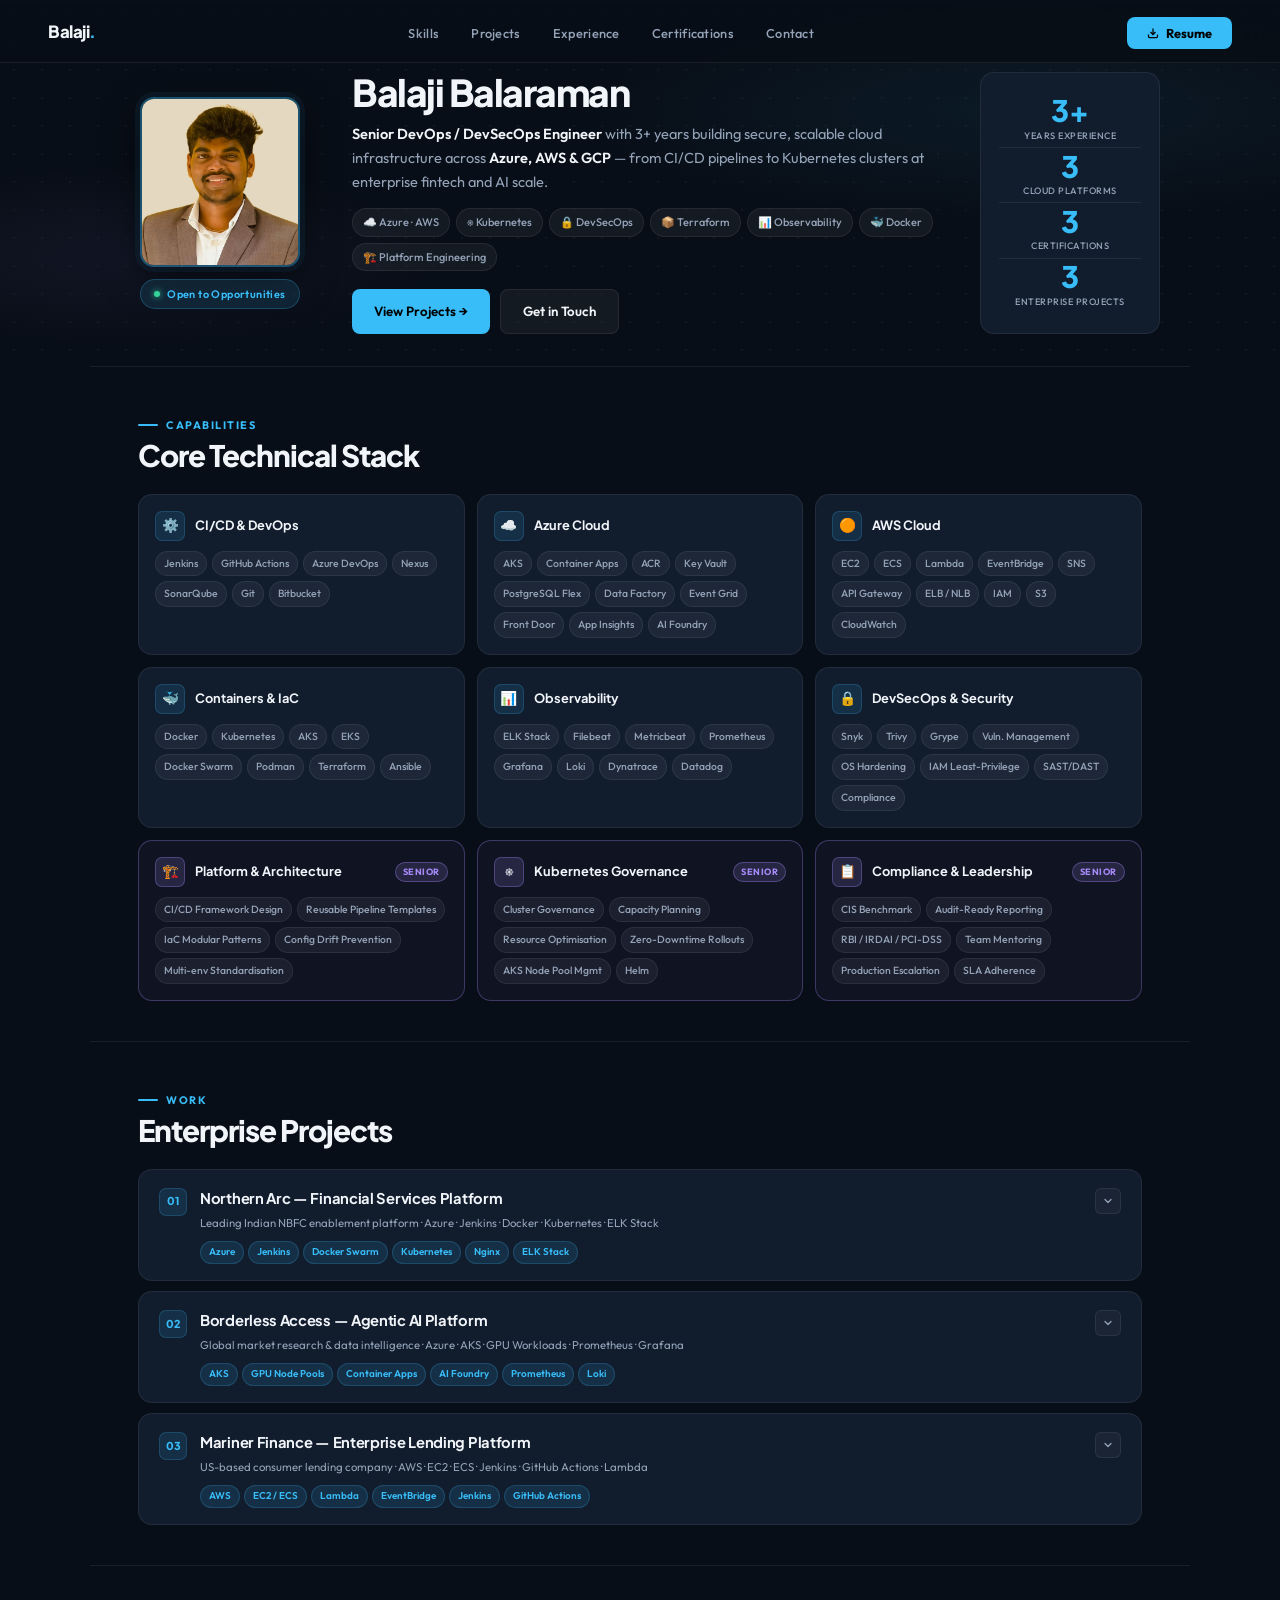
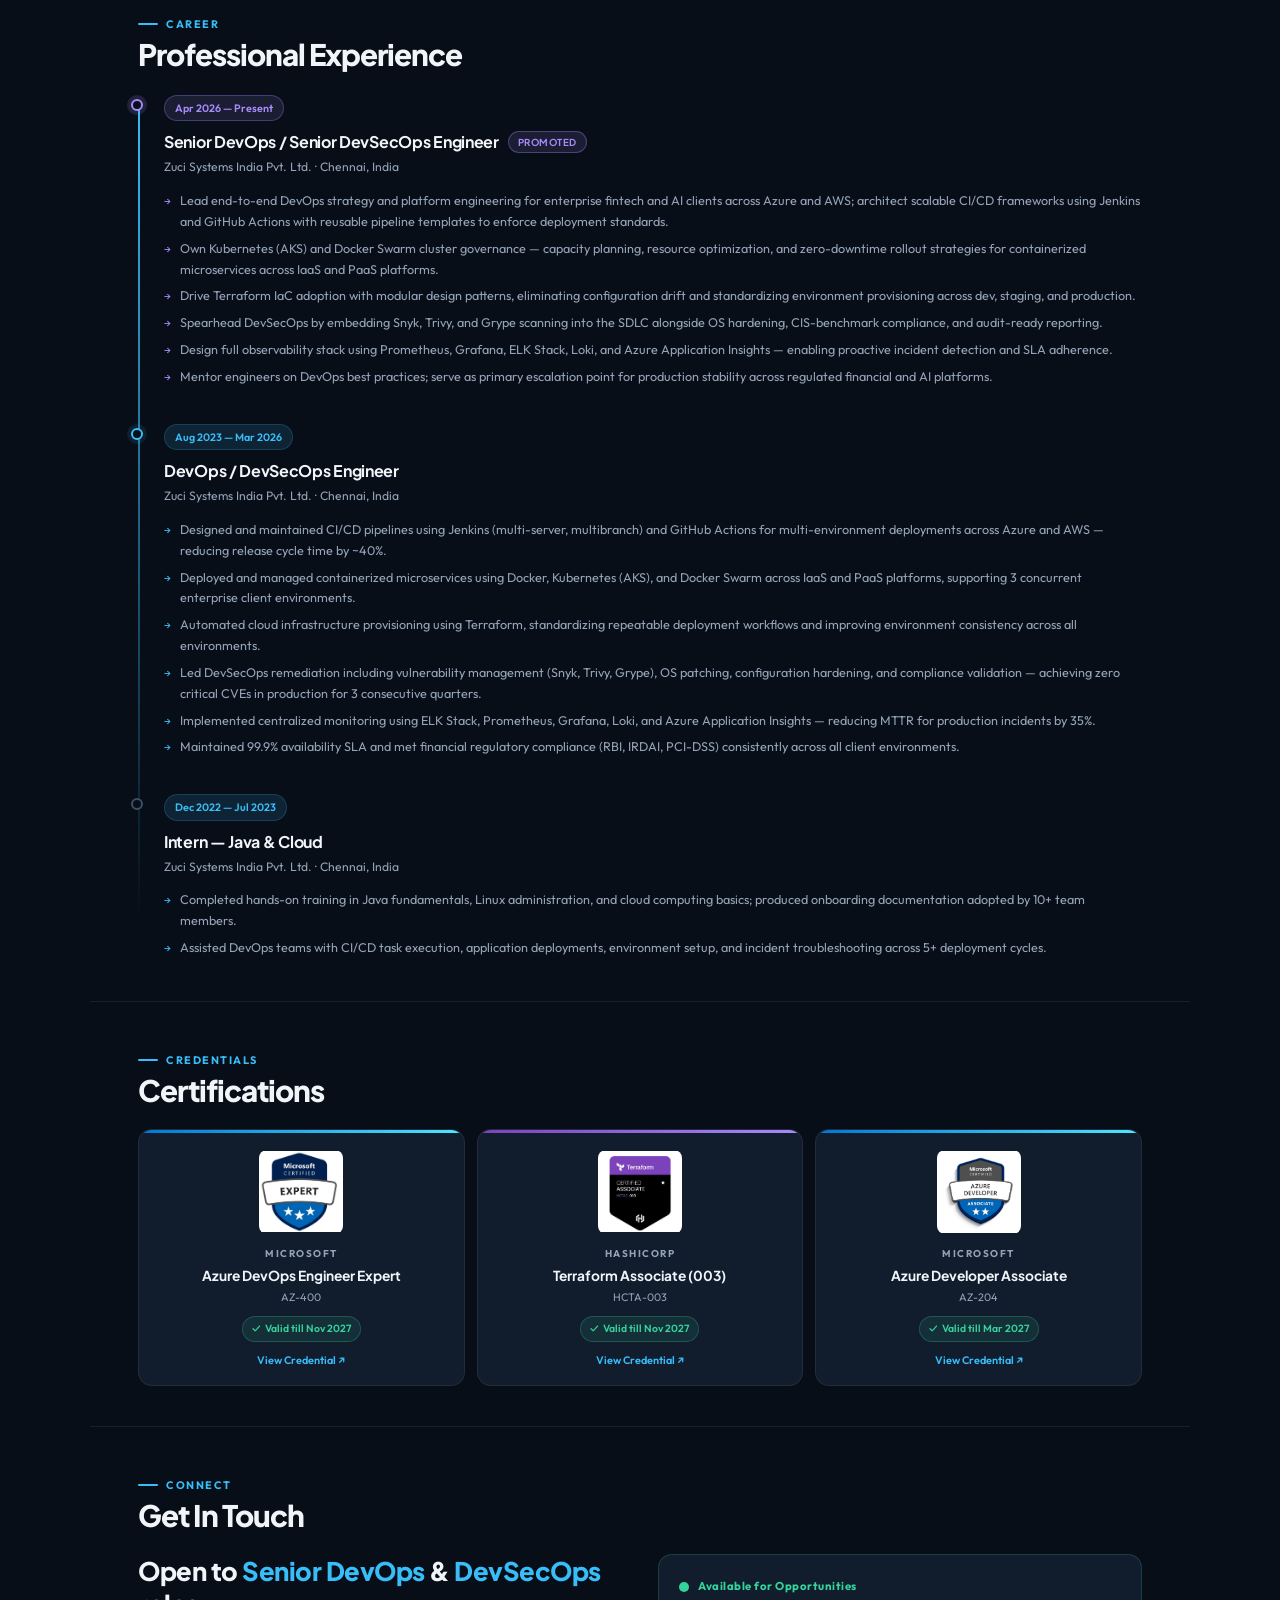
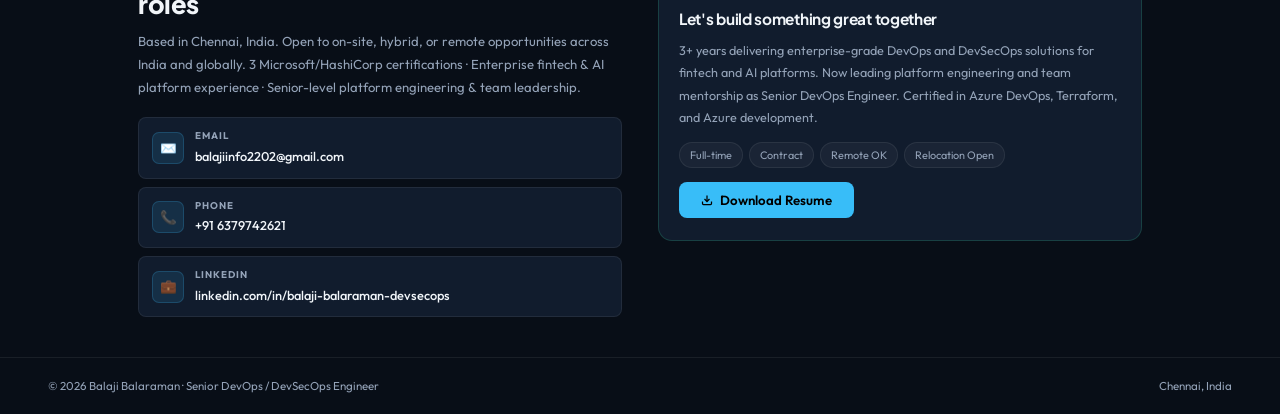
<file: index.html>
<!DOCTYPE html>
<html lang="en">
<head>
  <meta charset="UTF-8"/>
  <meta name="viewport" content="width=device-width, initial-scale=1.0"/>
  <title>Balaji Balaraman | Senior DevOps / DevSecOps Engineer</title>
  <meta name="description" content="Balaji Balaraman – Senior DevOps / DevSecOps Engineer with 3+ years in Azure, AWS, Kubernetes, Terraform, Cloud Security."/>
  <link rel="preconnect" href="https://fonts.googleapis.com">
  <link href="https://fonts.googleapis.com/css2?family=Plus+Jakarta+Sans:wght@300;400;500;600;700;800&family=Outfit:wght@300;400;500;600;700&display=swap" rel="stylesheet">
<style>
:root{
  --bg:#080E17;--card:#111C2D;--card-hover:#152234;
  --border:rgba(255,255,255,0.07);--border-hi:rgba(56,189,248,0.35);
  --blue:#38BDF8;--blue-dim:rgba(56,189,248,0.12);
  --green:#34D399;--green-dim:rgba(52,211,153,0.1);
  --text:#F1F5F9;--muted:#94A3B8;--faint:#3B4F66;
  --font-h:'Plus Jakarta Sans',sans-serif;
  --font-b:'Outfit',sans-serif;
  --r:14px;--rs:8px;
}
*,*::before,*::after{box-sizing:border-box;margin:0;padding:0}
html{scroll-behavior:smooth}
body{font-family:var(--font-b);background:var(--bg);color:var(--text);line-height:1.7;overflow-x:hidden}
a{text-decoration:none;color:inherit}
ul{list-style:none}
img{display:block;max-width:100%}
button{cursor:pointer;font-family:inherit}
::-webkit-scrollbar{width:4px}
::-webkit-scrollbar-track{background:var(--bg)}
::-webkit-scrollbar-thumb{background:var(--faint);border-radius:4px}

#bar{position:fixed;top:0;left:0;z-index:9999;height:3px;width:0%;background:linear-gradient(90deg,var(--blue),var(--green));transition:width .1s}

/* ── NAV ── */
.nav{position:fixed;top:3px;left:0;right:0;z-index:100;display:flex;align-items:center;justify-content:space-between;padding:0 48px;height:60px;background:rgba(8,14,23,.94);backdrop-filter:blur(20px);border-bottom:1px solid var(--border)}
.nav-logo{font-family:var(--font-h);font-weight:800;font-size:1.05rem;letter-spacing:-.5px}
.nav-logo span{color:var(--blue)}
.nav-links{display:flex;gap:32px}
.nav-links a{font-size:.8rem;font-weight:500;color:var(--muted);letter-spacing:.3px;transition:color .2s}
.nav-links a:hover{color:var(--text)}
.nav-cta{display:flex;align-items:center;gap:7px;padding:8px 20px;background:var(--blue);color:#000;font-weight:700;font-size:.8rem;border:none;border-radius:var(--rs);transition:opacity .2s}
.nav-cta:hover{opacity:.85}

/* ── HERO ── */
.hero{position:relative;overflow:hidden}
.hero::before{
  content:'';position:absolute;inset:0;
  background:
    radial-gradient(ellipse 65% 55% at 80% 30%,rgba(56,189,248,.07) 0%,transparent 55%),
    radial-gradient(ellipse 45% 45% at 10% 70%,rgba(167,139,250,.06) 0%,transparent 55%);
  pointer-events:none
}
.hero::after{
  content:'';position:absolute;inset:0;
  background-image:radial-gradient(circle,rgba(255,255,255,.035) 1px,transparent 1px);
  background-size:28px 28px;pointer-events:none
}

.hero-inner{
  position:relative;z-index:1;
  max-width:1160px;margin:0 auto;
  padding:72px 60px 32px;
  display:grid;
  grid-template-columns:200px 1fr 180px;
  gap:32px;
  align-items:center;
}

/* photo col */
.hero-photo-col{display:flex;flex-direction:column;align-items:center;gap:12px}
.hero-avatar-box{
  width:160px;height:170px;border-radius:14px;overflow:hidden;
  border:2px solid rgba(56,189,248,.38);
  box-shadow:0 0 0 5px rgba(56,189,248,.06),0 12px 36px rgba(0,0,0,.55);
}
.hero-avatar-box img{width:100%;height:100%;object-fit:cover;object-position:top center}
.hero-badge{
  display:inline-flex;align-items:center;gap:7px;padding:5px 13px;
  background:var(--blue-dim);border:1px solid rgba(56,189,248,.25);
  border-radius:100px;font-size:.68rem;font-weight:600;color:var(--blue);
  letter-spacing:.4px;white-space:nowrap;
}
.hero-badge::before{
  content:'';width:6px;height:6px;border-radius:50%;
  background:var(--green);box-shadow:0 0 6px var(--green);
  animation:blink 2s infinite;flex-shrink:0;
}
@keyframes blink{0%,100%{opacity:1}50%{opacity:.3}}

/* summary col */
.hero-mid{display:flex;flex-direction:column;justify-content:center}
.hero-name{font-family:var(--font-h);font-size:clamp(1.8rem,2.9vw,2.55rem);font-weight:800;line-height:1.07;letter-spacing:-1.5px;margin-bottom:10px}
.hero-role{font-size:.91rem;color:var(--muted);margin-bottom:14px;line-height:1.65}
.hero-role strong{color:var(--text);font-weight:600}
.hero-chips{display:flex;flex-wrap:wrap;gap:6px;margin-bottom:18px}
.chip{padding:4px 10px;background:rgba(255,255,255,.05);border:1px solid var(--border);border-radius:100px;font-size:.69rem;font-weight:500;color:var(--muted)}
.hero-actions{display:flex;gap:10px;flex-wrap:wrap}

/* stats card */
.hero-card{
  align-self:stretch;
  background:var(--card);border:1px solid var(--border);border-radius:var(--r);
  padding:20px 18px;
  display:flex;flex-direction:column;justify-content:space-evenly;
}
.stat-row{text-align:center}
.stat-num{font-family:var(--font-h);font-size:1.85rem;font-weight:800;color:var(--blue);line-height:1}
.stat-label{font-size:.58rem;color:var(--muted);font-weight:500;letter-spacing:.5px;margin-top:2px;text-transform:uppercase}
.stat-div{height:1px;background:var(--border)}

/* BUTTONS */
.btn{display:inline-flex;align-items:center;gap:7px;padding:10px 22px;border-radius:var(--rs);font-weight:600;font-size:.83rem;transition:all .2s;border:none}
.btn-solid{background:var(--blue);color:#000}
.btn-solid:hover{background:#7DD3FC}
.btn-ghost{background:rgba(255,255,255,.05);color:var(--text);border:1px solid var(--border)}
.btn-ghost:hover{background:rgba(255,255,255,.09);border-color:rgba(255,255,255,.15)}

/* ── SECTIONS ── */
.section{max-width:1100px;margin:0 auto;padding:40px 48px}
.hero+.section{border-top:1px solid var(--border)}

.sec-tag{display:inline-flex;align-items:center;gap:8px;font-size:.68rem;font-weight:700;letter-spacing:1.5px;text-transform:uppercase;color:var(--blue);margin-bottom:5px}
.sec-tag::before{content:'';display:block;width:20px;height:2px;background:var(--blue);border-radius:2px}
.sec-title{font-family:var(--font-h);font-size:clamp(1.3rem,2.4vw,1.85rem);font-weight:800;letter-spacing:-1px;margin-bottom:22px;line-height:1.1}
.section+.section{border-top:1px solid var(--border)}

/* SCROLL REVEAL */
.rv{opacity:0;transform:translateY(16px);transition:opacity .46s ease,transform .46s ease}
.rv.show{opacity:1;transform:none}

/* ── SKILLS ── */
.skills-grid{display:grid;grid-template-columns:repeat(3,1fr);gap:12px}
.sk-card{background:var(--card);border:1px solid var(--border);border-radius:var(--r);padding:16px;transition:border-color .25s,background .25s}
.sk-card:hover{border-color:var(--border-hi);background:var(--card-hover)}
.sk-card.senior{border-color:rgba(167,139,250,0.3);background:rgba(167,139,250,0.05)}
.sk-card.senior:hover{border-color:rgba(167,139,250,0.6);background:rgba(167,139,250,0.1)}
.sk-head{display:flex;align-items:center;gap:10px;margin-bottom:10px}
.sk-icon{width:30px;height:30px;border-radius:7px;background:var(--blue-dim);border:1px solid rgba(56,189,248,.2);display:flex;align-items:center;justify-content:center;font-size:.86rem;flex-shrink:0}
.sk-icon.purple{background:rgba(167,139,250,0.15);border-color:rgba(167,139,250,0.3)}
.sk-head h4{font-family:var(--font-h);font-size:.8rem;font-weight:700;color:var(--text)}
.sk-senior-badge{display:inline-flex;align-items:center;padding:1px 7px;background:rgba(167,139,250,0.15);border:1px solid rgba(167,139,250,0.35);border-radius:100px;font-size:.57rem;font-weight:700;color:#A78BFA;letter-spacing:.5px;margin-left:auto;white-space:nowrap}
.tags{display:flex;flex-wrap:wrap;gap:5px}
.tag{padding:3px 8px;background:rgba(255,255,255,.05);border:1px solid var(--border);border-radius:100px;font-size:.65rem;color:var(--muted);font-weight:500;transition:all .2s}
.sk-card:hover .tag{border-color:rgba(56,189,248,.2);color:#CBD5E1}
.sk-card.senior:hover .tag{border-color:rgba(167,139,250,.3);color:#CBD5E1}

/* ── PROJECTS ── */
.proj-list{display:flex;flex-direction:column;gap:10px}
.proj-card{background:var(--card);border:1px solid var(--border);border-radius:var(--r);overflow:hidden;transition:border-color .25s}
.proj-card:hover{border-color:var(--border-hi)}
.proj-top{padding:16px 20px;cursor:pointer;display:grid;grid-template-columns:auto 1fr auto;gap:13px;align-items:start;user-select:none}
.proj-num{display:flex;align-items:center;justify-content:center;width:28px;height:28px;border-radius:7px;background:var(--blue-dim);border:1px solid rgba(56,189,248,.2);font-family:var(--font-h);font-size:.68rem;font-weight:800;color:var(--blue);flex-shrink:0;margin-top:2px}
.proj-meta h3{font-family:var(--font-h);font-size:.92rem;font-weight:700;letter-spacing:-.3px;margin-bottom:3px}
.proj-sub{font-size:.71rem;color:var(--muted);margin-bottom:8px}
.proj-tags{display:flex;flex-wrap:wrap;gap:4px}
.ptag{padding:2px 8px;background:var(--blue-dim);border:1px solid rgba(56,189,248,.2);border-radius:100px;font-size:.62rem;font-weight:600;color:var(--blue)}
.chevron{display:flex;align-items:center;justify-content:center;width:26px;height:26px;border:1px solid var(--border);border-radius:6px;background:rgba(255,255,255,.04);color:var(--muted);flex-shrink:0;transition:all .25s;margin-top:2px}
.chevron svg{width:12px;height:12px;stroke:currentColor;fill:none;stroke-width:2.5;stroke-linecap:round;stroke-linejoin:round;transition:transform .3s cubic-bezier(.4,0,.2,1)}
.proj-card.open .chevron{background:var(--blue-dim);border-color:rgba(56,189,248,.3);color:var(--blue)}
.proj-card.open .chevron svg{transform:rotate(180deg)}
.proj-body{max-height:0;overflow:hidden;transition:max-height .4s cubic-bezier(.4,0,.2,1)}
.proj-body.open{max-height:900px}
.proj-inner{padding:13px 20px 17px;border-top:1px solid var(--border)}
.proj-desc{font-size:.81rem;color:var(--muted);line-height:1.78;margin-bottom:12px}
.proj-pts{display:flex;flex-direction:column;margin-bottom:12px}
.proj-pts li{display:flex;gap:10px;font-size:.79rem;color:var(--text);padding:5px 0;border-bottom:1px solid var(--border);line-height:1.6}
.proj-pts li:last-child{border-bottom:none}
.proj-pts li::before{content:'→';color:var(--blue);flex-shrink:0;font-size:.73rem;margin-top:2px}
.impact{display:flex;gap:10px;padding:9px 13px;background:var(--green-dim);border:1px solid rgba(52,211,153,.2);border-left:3px solid var(--green);border-radius:var(--rs);align-items:flex-start}
.impact-lbl{font-size:.62rem;font-weight:700;letter-spacing:1px;text-transform:uppercase;color:var(--green);white-space:nowrap;margin-top:2px;flex-shrink:0}
.impact-txt{font-size:.78rem;color:var(--text);line-height:1.6}

/* ── TIMELINE ── */
.tl{position:relative;padding-left:26px}
.tl::before{content:'';position:absolute;left:0;top:8px;bottom:40px;width:2px;background:linear-gradient(180deg,var(--blue) 0%,transparent 100%);border-radius:2px}
.tl-item{position:relative;padding-bottom:32px}
.tl-item:last-child{padding-bottom:0}
.tl-dot{position:absolute;left:-33px;top:6px;width:12px;height:12px;border-radius:50%;background:var(--bg);border:2px solid var(--blue);box-shadow:0 0 0 4px rgba(56,189,248,.1)}
.tl-dot.dim{border-color:var(--faint);box-shadow:none}
.tl-dot.senior{border-color:#A78BFA;box-shadow:0 0 0 4px rgba(167,139,250,.15)}
.tl-date{display:inline-flex;padding:3px 10px;background:var(--blue-dim);border:1px solid rgba(56,189,248,.2);border-radius:100px;font-size:.67rem;font-weight:600;color:var(--blue);margin-bottom:7px}
.tl-date.senior{background:rgba(167,139,250,0.12);border-color:rgba(167,139,250,0.3);color:#A78BFA}
.tl-role{font-family:var(--font-h);font-size:1rem;font-weight:700;letter-spacing:-.3px;margin-bottom:2px;display:flex;align-items:center;gap:9px}
.tl-role-badge{display:inline-flex;padding:2px 9px;background:rgba(167,139,250,0.12);border:1px solid rgba(167,139,250,0.35);border-radius:100px;font-size:.6rem;font-weight:700;color:#A78BFA;letter-spacing:.5px}
.tl-co{font-size:.76rem;color:var(--muted);margin-bottom:9px}
.tl-pts li{display:flex;gap:9px;font-size:.79rem;color:var(--muted);padding:3px 0;line-height:1.65}
.tl-pts li::before{content:'→';font-size:.65rem;color:var(--blue);flex-shrink:0;margin-top:3px}
.tl-pts.senior li::before{color:#A78BFA}

/* ── CERTS ── */
.cert-grid{display:grid;grid-template-columns:repeat(3,1fr);gap:12px}
.cert-card{
  display:flex;flex-direction:column;align-items:center;text-align:center;
  background:var(--card);border:1px solid var(--border);border-radius:var(--r);
  padding:20px 14px 16px;
  transition:border-color .25s,transform .25s;
  position:relative;overflow:hidden;color:var(--text);
}
.cert-card::before{content:'';position:absolute;top:0;left:0;right:0;height:3px}
.cert-card.ms::before{background:linear-gradient(90deg,#0078D4,#50E6FF)}
.cert-card.hc::before{background:linear-gradient(90deg,#7B42BC,#A78BFA)}
.cert-card:hover{border-color:var(--border-hi);transform:translateY(-3px)}
.cert-badge-img{width:84px;height:84px;object-fit:contain;margin-bottom:12px;border-radius:8px}
.cert-issuer{font-size:.62rem;font-weight:700;letter-spacing:1.5px;text-transform:uppercase;color:var(--muted);margin-bottom:4px}
.cert-name{font-family:var(--font-h);font-size:.86rem;font-weight:700;color:var(--text);margin-bottom:4px;line-height:1.3}
.cert-code{font-size:.68rem;color:var(--muted);margin-bottom:9px}
.cert-valid{display:inline-flex;align-items:center;gap:4px;padding:3px 9px;background:var(--green-dim);border:1px solid rgba(52,211,153,.25);border-radius:100px;font-size:.65rem;font-weight:600;color:var(--green);margin-bottom:9px}
.cert-valid::before{content:'✓'}
.cert-link{font-size:.68rem;font-weight:600;color:var(--blue);transition:opacity .2s}
.cert-link:hover{opacity:.7}

/* ── CONTACT ── */
.contact-grid{display:grid;grid-template-columns:1fr 1fr;gap:36px;align-items:start}
.contact-hl{font-family:var(--font-h);font-size:clamp(1.1rem,2vw,1.6rem);font-weight:800;letter-spacing:-.5px;line-height:1.3;margin-bottom:10px}
.contact-hl span{color:var(--blue)}
.contact-sub{font-size:.82rem;color:var(--muted);line-height:1.75;margin-bottom:18px}
.c-items{display:flex;flex-direction:column;gap:8px}
.c-item{display:flex;align-items:center;gap:11px;padding:10px 13px;background:var(--card);border:1px solid var(--border);border-radius:var(--rs);transition:border-color .2s}
.c-item:hover{border-color:var(--border-hi)}
.c-icon{width:32px;height:32px;border-radius:7px;background:var(--blue-dim);border:1px solid rgba(56,189,248,.2);display:flex;align-items:center;justify-content:center;font-size:.84rem;flex-shrink:0}
.c-type{font-size:.61rem;font-weight:700;letter-spacing:1px;text-transform:uppercase;color:var(--muted);margin-bottom:1px}
.c-val{font-size:.8rem;color:var(--text);font-weight:500}
.avail-card{background:var(--card);border:1px solid rgba(52,211,153,.2);border-radius:var(--r);padding:22px 20px}
.avail-top{display:flex;align-items:center;gap:9px;margin-bottom:10px}
.dot-wrap{width:10px;height:10px;position:relative}
.dot-core{width:10px;height:10px;border-radius:50%;background:var(--green);position:absolute}
.dot-ring{width:10px;height:10px;border-radius:50%;background:var(--green);position:absolute;animation:ping 1.8s ease-out infinite;opacity:0}
@keyframes ping{0%{transform:scale(1);opacity:.6}100%{transform:scale(2.8);opacity:0}}
.avail-lbl{font-size:.71rem;font-weight:700;color:var(--green);letter-spacing:.5px}
.avail-title{font-family:var(--font-h);font-size:.96rem;font-weight:700;margin-bottom:7px;letter-spacing:-.3px}
.avail-body{font-size:.79rem;color:var(--muted);line-height:1.75;margin-bottom:14px}
.avail-tags{display:flex;flex-wrap:wrap;gap:6px;margin-bottom:14px}
.avail-tag{padding:3px 10px;background:rgba(255,255,255,.04);border:1px solid var(--border);border-radius:100px;font-size:.68rem;color:var(--muted)}

/* FOOTER */
.footer{border-top:1px solid var(--border);padding:18px 48px;display:flex;justify-content:space-between;align-items:center;font-size:.72rem;color:var(--muted)}

/* MODAL */
.modal-bg{display:none;position:fixed;inset:0;z-index:9999;background:rgba(0,0,0,.85);backdrop-filter:blur(12px);align-items:center;justify-content:center}
.modal-bg.show{display:flex}
.modal-box{background:var(--card);border:1px solid var(--border);border-radius:var(--r);width:92vw;max-width:860px;height:88vh;display:flex;flex-direction:column;overflow:hidden}
.modal-top{display:flex;align-items:center;justify-content:space-between;padding:13px 18px;border-bottom:1px solid var(--border);flex-shrink:0}
.modal-top h4{font-family:var(--font-h);font-size:.82rem;font-weight:700}
.modal-close{width:27px;height:27px;border:1px solid var(--border);border-radius:7px;background:rgba(255,255,255,.04);color:var(--muted);font-size:.86rem;display:flex;align-items:center;justify-content:center;transition:all .2s}
.modal-close:hover{background:rgba(255,255,255,.08);color:var(--text)}
.modal-box iframe{flex:1;width:100%;border:none}
.modal-ft{padding:11px 18px;border-top:1px solid var(--border);flex-shrink:0}

/* ── RESPONSIVE ── */
@media(max-width:1024px){
  .hero-inner{grid-template-columns:168px 1fr 165px;gap:26px;padding:72px 36px 28px}
}
@media(max-width:820px){
  .nav{padding:0 18px}.nav-links{display:none}
  .hero-inner{grid-template-columns:1fr;gap:16px;padding:72px 18px 24px}
  .hero-photo-col{flex-direction:row;align-items:center;gap:13px}
  .hero-avatar-box{width:72px;height:72px;border-radius:50%}
  .hero-card{display:none}
  .section{padding:34px 18px}
  .skills-grid{grid-template-columns:1fr 1fr}
  .cert-grid{grid-template-columns:1fr}
  .contact-grid{grid-template-columns:1fr}
  .footer{flex-direction:column;gap:5px;text-align:center;padding:14px 18px}
}
@media(max-width:520px){.skills-grid{grid-template-columns:1fr}}
</style>
</head>
<body>
<div id="bar"></div>

<!-- NAV -->
<nav class="nav">
  <div class="nav-logo">Balaji<span>.</span></div>
  <ul class="nav-links">
    <li><a href="#skills">Skills</a></li>
    <li><a href="#projects">Projects</a></li>
    <li><a href="#experience">Experience</a></li>
    <li><a href="#certifications">Certifications</a></li>
    <li><a href="#contact">Contact</a></li>
  </ul>
  <button class="nav-cta" id="openResume">
    <svg width="12" height="12" viewBox="0 0 24 24" fill="none" stroke="currentColor" stroke-width="2.5"><path d="M21 15v4a2 2 0 0 1-2 2H5a2 2 0 0 1-2-2v-4"/><polyline points="7 10 12 15 17 10"/><line x1="12" y1="15" x2="12" y2="3"/></svg>
    Resume
  </button>
</nav>

<!-- HERO -->
<section class="hero">
  <div class="hero-inner">

    <!-- LEFT: Photo -->
    <div class="hero-photo-col">
      <div class="hero-avatar-box">
        <img src="profile.jpg.png" alt="Balaji Balaraman" onerror="this.parentElement.style.background='#111C2D'"/>
      </div>
      <div class="hero-badge">Open to Opportunities</div>
    </div>

    <!-- MIDDLE: Summary -->
    <div class="hero-mid">
      <h1 class="hero-name">Balaji Balaraman</h1>
      <p class="hero-role">
        <strong>Senior DevOps / DevSecOps Engineer</strong> with 3+ years building secure,
        scalable cloud infrastructure across <strong>Azure, AWS &amp; GCP</strong> —
        from CI/CD pipelines to Kubernetes clusters at enterprise fintech and AI scale.
      </p>
      <div class="hero-chips">
        <span class="chip">☁️ Azure · AWS</span>
        <span class="chip">⎈ Kubernetes</span>
        <span class="chip">🔒 DevSecOps</span>
        <span class="chip">📦 Terraform</span>
        <span class="chip">📊 Observability</span>
        <span class="chip">🐳 Docker</span>
        <span class="chip">🏗️ Platform Engineering</span>
      </div>
      <div class="hero-actions">
        <a href="#projects" class="btn btn-solid">View Projects →</a>
        <a href="#contact" class="btn btn-ghost">Get in Touch</a>
      </div>
    </div>

    <!-- RIGHT: Stats card -->
    <div class="hero-card">
      <div class="stat-row"><div class="stat-num">3+</div><div class="stat-label">Years Experience</div></div>
      <div class="stat-div"></div>
      <div class="stat-row"><div class="stat-num">3</div><div class="stat-label">Cloud Platforms</div></div>
      <div class="stat-div"></div>
      <div class="stat-row"><div class="stat-num">3</div><div class="stat-label">Certifications</div></div>
      <div class="stat-div"></div>
      <div class="stat-row"><div class="stat-num">3</div><div class="stat-label">Enterprise Projects</div></div>
    </div>

  </div>
</section>

<!-- SKILLS -->
<section class="section" id="skills">
  <div class="sec-tag">Capabilities</div>
  <h2 class="sec-title">Core Technical Stack</h2>
  <div class="skills-grid">

    <!-- ── EXISTING SKILLS ── -->
    <div class="sk-card rv">
      <div class="sk-head"><div class="sk-icon">⚙️</div><h4>CI/CD &amp; DevOps</h4></div>
      <div class="tags"><span class="tag">Jenkins</span><span class="tag">GitHub Actions</span><span class="tag">Azure DevOps</span><span class="tag">Nexus</span><span class="tag">SonarQube</span><span class="tag">Git</span><span class="tag">Bitbucket</span></div>
    </div>
    <div class="sk-card rv">
      <div class="sk-head"><div class="sk-icon">☁️</div><h4>Azure Cloud</h4></div>
      <div class="tags"><span class="tag">AKS</span><span class="tag">Container Apps</span><span class="tag">ACR</span><span class="tag">Key Vault</span><span class="tag">PostgreSQL Flex</span><span class="tag">Data Factory</span><span class="tag">Event Grid</span><span class="tag">Front Door</span><span class="tag">App Insights</span><span class="tag">AI Foundry</span></div>
    </div>
    <div class="sk-card rv">
      <div class="sk-head"><div class="sk-icon">🟠</div><h4>AWS Cloud</h4></div>
      <div class="tags"><span class="tag">EC2</span><span class="tag">ECS</span><span class="tag">Lambda</span><span class="tag">EventBridge</span><span class="tag">SNS</span><span class="tag">API Gateway</span><span class="tag">ELB / NLB</span><span class="tag">IAM</span><span class="tag">S3</span><span class="tag">CloudWatch</span></div>
    </div>
    <div class="sk-card rv">
      <div class="sk-head"><div class="sk-icon">🐳</div><h4>Containers &amp; IaC</h4></div>
      <div class="tags"><span class="tag">Docker</span><span class="tag">Kubernetes</span><span class="tag">AKS</span><span class="tag">EKS</span><span class="tag">Docker Swarm</span><span class="tag">Podman</span><span class="tag">Terraform</span><span class="tag">Ansible</span></div>
    </div>
    <div class="sk-card rv">
      <div class="sk-head"><div class="sk-icon">📊</div><h4>Observability</h4></div>
      <div class="tags"><span class="tag">ELK Stack</span><span class="tag">Filebeat</span><span class="tag">Metricbeat</span><span class="tag">Prometheus</span><span class="tag">Grafana</span><span class="tag">Loki</span><span class="tag">Dynatrace</span><span class="tag">Datadog</span></div>
    </div>
    <div class="sk-card rv">
      <div class="sk-head"><div class="sk-icon">🔒</div><h4>DevSecOps &amp; Security</h4></div>
      <div class="tags"><span class="tag">Snyk</span><span class="tag">Trivy</span><span class="tag">Grype</span><span class="tag">Vuln. Management</span><span class="tag">OS Hardening</span><span class="tag">IAM Least-Privilege</span><span class="tag">SAST/DAST</span><span class="tag">Compliance</span></div>
    </div>

    <!-- ── SENIOR-LEVEL SKILLS (NEW) ── -->
    <div class="sk-card senior rv">
      <div class="sk-head">
        <div class="sk-icon purple">🏗️</div>
        <h4>Platform &amp; Architecture</h4>
        <span class="sk-senior-badge">SENIOR</span>
      </div>
      <div class="tags"><span class="tag">CI/CD Framework Design</span><span class="tag">Reusable Pipeline Templates</span><span class="tag">IaC Modular Patterns</span><span class="tag">Config Drift Prevention</span><span class="tag">Multi-env Standardisation</span></div>
    </div>
    <div class="sk-card senior rv">
      <div class="sk-head">
        <div class="sk-icon purple">⎈</div>
        <h4>Kubernetes Governance</h4>
        <span class="sk-senior-badge">SENIOR</span>
      </div>
      <div class="tags"><span class="tag">Cluster Governance</span><span class="tag">Capacity Planning</span><span class="tag">Resource Optimisation</span><span class="tag">Zero-Downtime Rollouts</span><span class="tag">AKS Node Pool Mgmt</span><span class="tag">Helm</span></div>
    </div>
    <div class="sk-card senior rv">
      <div class="sk-head">
        <div class="sk-icon purple">📋</div>
        <h4>Compliance &amp; Leadership</h4>
        <span class="sk-senior-badge">SENIOR</span>
      </div>
      <div class="tags"><span class="tag">CIS Benchmark</span><span class="tag">Audit-Ready Reporting</span><span class="tag">RBI / IRDAI / PCI-DSS</span><span class="tag">Team Mentoring</span><span class="tag">Production Escalation</span><span class="tag">SLA Adherence</span></div>
    </div>

  </div>
</section>

<!-- PROJECTS -->
<section class="section" id="projects">
  <div class="sec-tag">Work</div>
  <h2 class="sec-title">Enterprise Projects</h2>
  <div class="proj-list">

    <div class="proj-card rv" id="pc1">
      <div class="proj-top" onclick="tog('pc1','pb1')">
        <div class="proj-num">01</div>
        <div class="proj-meta">
          <h3>Northern Arc — Financial Services Platform</h3>
          <div class="proj-sub">Leading Indian NBFC enablement platform · Azure · Jenkins · Docker · Kubernetes · ELK Stack</div>
          <div class="proj-tags"><span class="ptag">Azure</span><span class="ptag">Jenkins</span><span class="ptag">Docker Swarm</span><span class="ptag">Kubernetes</span><span class="ptag">Nginx</span><span class="ptag">ELK Stack</span></div>
        </div>
        <div class="chevron"><svg viewBox="0 0 24 24"><polyline points="6 9 12 15 18 9"/></svg></div>
      </div>
      <div class="proj-body" id="pb1">
        <div class="proj-inner">
          <p class="proj-desc">Designed and secured a high-volume fintech infrastructure supporting multiple NBFC lending applications — Paytm, MoneyView, and loan disbursement platforms — connecting lenders and borrowers across India's credit ecosystem under stringent financial compliance requirements.</p>
          <ul class="proj-pts">
            <li>Built and maintained Jenkins multi-server CI/CD pipelines for microservice build, Docker image creation, and multi-environment deployments across dev, staging, and production — reducing build-to-deploy time by 50%.</li>
            <li>Containerized and deployed microservices using Docker, Docker Swarm, and Kubernetes with Nginx reverse proxy and SSL/TLS termination for zero-downtime rolling deployments.</li>
            <li>Configured Azure Virtual Network with private subnets and secure networking for high-compliance fintech workloads meeting RBI and IRDAI standards.</li>
            <li>Implemented centralized logging and alerting with ELK Stack (Filebeat, Metricbeat, Heartbeat) across 20+ services for container health monitoring, system metrics, and uptime visibility.</li>
            <li>Performed Azure VM security hardening, vulnerability remediation (Snyk/Trivy), and OS patching — passing 3 consecutive external security audits.</li>
          </ul>
          <div class="impact"><span class="impact-lbl">Impact</span><span class="impact-txt">Reduced unplanned downtime and standardized deployment workflows across all NBFC client platforms — enabling consistent, compliant releases at fintech scale.</span></div>
        </div>
      </div>
    </div>

    <div class="proj-card rv" id="pc2">
      <div class="proj-top" onclick="tog('pc2','pb2')">
        <div class="proj-num">02</div>
        <div class="proj-meta">
          <h3>Borderless Access — Agentic AI Platform</h3>
          <div class="proj-sub">Global market research &amp; data intelligence · Azure · AKS · GPU Workloads · Prometheus · Grafana</div>
          <div class="proj-tags"><span class="ptag">AKS</span><span class="ptag">GPU Node Pools</span><span class="ptag">Container Apps</span><span class="ptag">AI Foundry</span><span class="ptag">Prometheus</span><span class="ptag">Loki</span></div>
        </div>
        <div class="chevron"><svg viewBox="0 0 24 24"><polyline points="6 9 12 15 18 9"/></svg></div>
      </div>
      <div class="proj-body" id="pb2">
        <div class="proj-inner">
          <p class="proj-desc">Delivered end-to-end Azure infrastructure for an AI-driven market research platform with Agentic AI and ML inferencing workloads. Designed the full secure cloud architecture — from GPU-enabled Kubernetes clusters to private networking and observability — enabling automated research workflows at production scale.</p>
          <ul class="proj-pts">
            <li>Delivered end-to-end Azure DevOps implementation using AKS and Azure Container Apps to host production-grade AI/ML microservices supporting 5 Agentic AI models in parallel.</li>
            <li>Provisioned and managed GPU-enabled AKS node pools to support Agentic AI and ML model inferencing workloads — optimized for cost and GPU throughput, achieving 99.5% uptime.</li>
            <li>Integrated Azure services: ACR, Key Vault, PostgreSQL Flexible Server, Data Factory, Event Grid, and Azure AI Foundry into a unified, secure AI platform — reducing service integration time by 60%.</li>
            <li>Designed secure networking using VPN integration, private subnets, API Gateway, Azure Front Door, and Kubernetes Ingress — eliminating public endpoint exposure for all internal services.</li>
            <li>Implemented Loki sidecar logging containers and Prometheus + Grafana dashboards for real-time cluster-level and application-level observability across 10+ AI microservices.</li>
            <li>Enforced cloud security best practices including private endpoints, least-privilege IAM, and network segmentation across all workloads.</li>
          </ul>
          <div class="impact"><span class="impact-lbl">Impact</span><span class="impact-txt">Enabled a secure, scalable production environment for Agentic AI workloads — supporting GPU-intensive ML inference pipelines with full observability and compliance controls.</span></div>
        </div>
      </div>
    </div>

    <div class="proj-card rv" id="pc3">
      <div class="proj-top" onclick="tog('pc3','pb3')">
        <div class="proj-num">03</div>
        <div class="proj-meta">
          <h3>Mariner Finance — Enterprise Lending Platform</h3>
          <div class="proj-sub">US-based consumer lending company · AWS · EC2 · ECS · Jenkins · GitHub Actions · Lambda</div>
          <div class="proj-tags"><span class="ptag">AWS</span><span class="ptag">EC2 / ECS</span><span class="ptag">Lambda</span><span class="ptag">EventBridge</span><span class="ptag">Jenkins</span><span class="ptag">GitHub Actions</span></div>
        </div>
        <div class="chevron"><svg viewBox="0 0 24 24"><polyline points="6 9 12 15 18 9"/></svg></div>
      </div>
      <div class="proj-body" id="pb3">
        <div class="proj-inner">
          <p class="proj-desc">Migrated, stabilized, and hardened a cloud-native microservices architecture on AWS for a US consumer lending company. Led DevSecOps remediation and compliance validation across the full platform, meeting US financial regulatory standards without compromising deployment velocity.</p>
          <ul class="proj-pts">
            <li>Managed EC2-based Docker microservices deployments and ECS cluster-based container orchestration for a high-availability enterprise financial platform processing thousands of loan applications daily.</li>
            <li>Built CI/CD pipelines using Jenkins and GitHub Actions with automated testing, Snyk SAST security scanning, and multi-environment deployments — reducing deployment errors by 30%.</li>
            <li>Implemented event-driven architecture using AWS Lambda, EventBridge, and SNS for asynchronous financial processing handling 10,000+ daily transactions reliably.</li>
            <li>Configured API Gateway, ELB, and NLB for intelligent traffic management, load balancing, and high availability — maintaining 99.95% uptime for consumer-facing services.</li>
            <li>Managed AMI creation, EBS volumes, snapshots, and backup strategies to ensure business continuity — achieving RPO of 1 hour and RTO of 2 hours.</li>
            <li>Executed OS upgrades, security patching, and DevSecOps vulnerability remediation validated using AWS CLI and security scan re-validation workflows, meeting PCI-DSS requirements.</li>
          </ul>
          <div class="impact"><span class="impact-lbl">Impact</span><span class="impact-txt">Strengthened security posture and regulatory compliance for a US financial platform without introducing deployment delays — critical for a high-SLA lending operation.</span></div>
        </div>
      </div>
    </div>

  </div>
</section>

<!-- EXPERIENCE -->
<section class="section" id="experience">
  <div class="sec-tag">Career</div>
  <h2 class="sec-title">Professional Experience</h2>
  <div class="tl">

    <!-- ── SENIOR ROLE (NEW) ── -->
    <div class="tl-item rv">
      <div class="tl-dot senior"></div>
      <div class="tl-date senior">Apr 2026 — Present</div>
      <div class="tl-role">
        Senior DevOps / Senior DevSecOps Engineer
        <span class="tl-role-badge">PROMOTED</span>
      </div>
      <div class="tl-co">Zuci Systems India Pvt. Ltd. · Chennai, India</div>
      <ul class="tl-pts senior">
        <li>Lead end-to-end DevOps strategy and platform engineering for enterprise fintech and AI clients across Azure and AWS; architect scalable CI/CD frameworks using Jenkins and GitHub Actions with reusable pipeline templates to enforce deployment standards.</li>
        <li>Own Kubernetes (AKS) and Docker Swarm cluster governance — capacity planning, resource optimization, and zero-downtime rollout strategies for containerized microservices across IaaS and PaaS platforms.</li>
        <li>Drive Terraform IaC adoption with modular design patterns, eliminating configuration drift and standardizing environment provisioning across dev, staging, and production.</li>
        <li>Spearhead DevSecOps by embedding Snyk, Trivy, and Grype scanning into the SDLC alongside OS hardening, CIS-benchmark compliance, and audit-ready reporting.</li>
        <li>Design full observability stack using Prometheus, Grafana, ELK Stack, Loki, and Azure Application Insights — enabling proactive incident detection and SLA adherence.</li>
        <li>Mentor engineers on DevOps best practices; serve as primary escalation point for production stability across regulated financial and AI platforms.</li>
      </ul>
    </div>

    <!-- ── DEVOPS ENGINEER (UPDATED DATES) ── -->
    <div class="tl-item rv">
      <div class="tl-dot"></div>
      <div class="tl-date">Aug 2023 — Mar 2026</div>
      <div class="tl-role">DevOps / DevSecOps Engineer</div>
      <div class="tl-co">Zuci Systems India Pvt. Ltd. · Chennai, India</div>
      <ul class="tl-pts">
        <li>Designed and maintained CI/CD pipelines using Jenkins (multi-server, multibranch) and GitHub Actions for multi-environment deployments across Azure and AWS — reducing release cycle time by ~40%.</li>
        <li>Deployed and managed containerized microservices using Docker, Kubernetes (AKS), and Docker Swarm across IaaS and PaaS platforms, supporting 3 concurrent enterprise client environments.</li>
        <li>Automated cloud infrastructure provisioning using Terraform, standardizing repeatable deployment workflows and improving environment consistency across all environments.</li>
        <li>Led DevSecOps remediation including vulnerability management (Snyk, Trivy, Grype), OS patching, configuration hardening, and compliance validation — achieving zero critical CVEs in production for 3 consecutive quarters.</li>
        <li>Implemented centralized monitoring using ELK Stack, Prometheus, Grafana, Loki, and Azure Application Insights — reducing MTTR for production incidents by 35%.</li>
        <li>Maintained 99.9% availability SLA and met financial regulatory compliance (RBI, IRDAI, PCI-DSS) consistently across all client environments.</li>
      </ul>
    </div>

    <!-- ── INTERN ── -->
    <div class="tl-item rv">
      <div class="tl-dot dim"></div>
      <div class="tl-date">Dec 2022 — Jul 2023</div>
      <div class="tl-role">Intern — Java &amp; Cloud</div>
      <div class="tl-co">Zuci Systems India Pvt. Ltd. · Chennai, India</div>
      <ul class="tl-pts">
        <li>Completed hands-on training in Java fundamentals, Linux administration, and cloud computing basics; produced onboarding documentation adopted by 10+ team members.</li>
        <li>Assisted DevOps teams with CI/CD task execution, application deployments, environment setup, and incident troubleshooting across 5+ deployment cycles.</li>
      </ul>
    </div>

  </div>
</section>

<!-- CERTIFICATIONS -->
<section class="section" id="certifications">
  <div class="sec-tag">Credentials</div>
  <h2 class="sec-title">Certifications</h2>
  <div class="cert-grid">
    <a href="https://learn.microsoft.com/en-in/users/balajibalaraman-8723/credentials/643ad17970434bf8" target="_blank" class="cert-card ms rv">
      <img class="cert-badge-img" src="az-400.jpg" alt="AZ-400 Expert Badge" onerror="this.style.display='none'"/>
      <div class="cert-issuer">Microsoft</div>
      <div class="cert-name">Azure DevOps Engineer Expert</div>
      <div class="cert-code">AZ-400</div>
      <div class="cert-valid">Valid till Nov 2027</div>
      <span class="cert-link">View Credential ↗</span>
    </a>
    <a href="https://www.credly.com/badges/f79c40c8-d736-47e9-ba90-6f36fa3830cf" target="_blank" class="cert-card hc rv">
      <img class="cert-badge-img" src="terraform-003.jpg" alt="Terraform Associate Badge" onerror="this.style.display='none'"/>
      <div class="cert-issuer">HashiCorp</div>
      <div class="cert-name">Terraform Associate (003)</div>
      <div class="cert-code">HCTA-003</div>
      <div class="cert-valid">Valid till Nov 2027</div>
      <span class="cert-link">View Credential ↗</span>
    </a>
    <a href="https://learn.microsoft.com/en-us/users/balajibalaraman-8723/credentials/4b7e3774bec7989b" target="_blank" class="cert-card ms rv">
      <img class="cert-badge-img" src="az-204.jpg" alt="AZ-204 Associate Badge" onerror="this.style.display='none'"/>
      <div class="cert-issuer">Microsoft</div>
      <div class="cert-name">Azure Developer Associate</div>
      <div class="cert-code">AZ-204</div>
      <div class="cert-valid">Valid till Mar 2027</div>
      <span class="cert-link">View Credential ↗</span>
    </a>
  </div>
</section>

<!-- CONTACT -->
<section class="section" id="contact">
  <div class="sec-tag">Connect</div>
  <h2 class="sec-title">Get In Touch</h2>
  <div class="contact-grid">
    <div>
      <p class="contact-hl">Open to <span>Senior DevOps</span> &amp; <span>DevSecOps</span> roles</p>
      <p class="contact-sub">Based in Chennai, India. Open to on-site, hybrid, or remote opportunities across India and globally. 3 Microsoft/HashiCorp certifications · Enterprise fintech &amp; AI platform experience · Senior-level platform engineering &amp; team leadership.</p>
      <div class="c-items">
        <a href="mailto:balajiinfo2202@gmail.com" class="c-item">
          <div class="c-icon">✉️</div>
          <div><div class="c-type">Email</div><div class="c-val">balajiinfo2202@gmail.com</div></div>
        </a>
        <a href="tel:+916379742621" class="c-item">
          <div class="c-icon">📞</div>
          <div><div class="c-type">Phone</div><div class="c-val">+91 6379742621</div></div>
        </a>
        <a href="https://linkedin.com/in/balaji-balaraman-devsecops" target="_blank" class="c-item">
          <div class="c-icon">💼</div>
          <div><div class="c-type">LinkedIn</div><div class="c-val">linkedin.com/in/balaji-balaraman-devsecops</div></div>
        </a>
      </div>
    </div>
    <div class="avail-card">
      <div class="avail-top">
        <div class="dot-wrap"><div class="dot-ring"></div><div class="dot-core"></div></div>
        <span class="avail-lbl">Available for Opportunities</span>
      </div>
      <div class="avail-title">Let's build something great together</div>
      <p class="avail-body">3+ years delivering enterprise-grade DevOps and DevSecOps solutions for fintech and AI platforms. Now leading platform engineering and team mentorship as Senior DevOps Engineer. Certified in Azure DevOps, Terraform, and Azure development.</p>
      <div class="avail-tags">
        <span class="avail-tag">Full-time</span>
        <span class="avail-tag">Contract</span>
        <span class="avail-tag">Remote OK</span>
        <span class="avail-tag">Relocation Open</span>
      </div>
      <button class="btn btn-solid" onclick="document.getElementById('modal').classList.add('show')">
        <svg width="12" height="12" viewBox="0 0 24 24" fill="none" stroke="currentColor" stroke-width="2.5"><path d="M21 15v4a2 2 0 0 1-2 2H5a2 2 0 0 1-2-2v-4"/><polyline points="7 10 12 15 17 10"/><line x1="12" y1="15" x2="12" y2="3"/></svg>
        Download Resume
      </button>
    </div>
  </div>
</section>

<!-- FOOTER -->
<footer class="footer">
  <span>© 2026 Balaji Balaraman · Senior DevOps / DevSecOps Engineer</span>
  <span>Chennai, India</span>
</footer>

<!-- RESUME MODAL -->
<div class="modal-bg" id="modal">
  <div class="modal-box">
    <div class="modal-top">
      <h4>Balaji Balaraman — Resume</h4>
      <button class="modal-close" onclick="document.getElementById('modal').classList.remove('show')">✕</button>
    </div>
    <iframe src="Balaji_Balaraman_Resume.pdf"></iframe>
    <div class="modal-ft">
      <a href="Balaji_Balaraman_Resume.pdf" download class="btn btn-solid">
        <svg width="12" height="12" viewBox="0 0 24 24" fill="none" stroke="currentColor" stroke-width="2.5"><path d="M21 15v4a2 2 0 0 1-2 2H5a2 2 0 0 1-2-2v-4"/><polyline points="7 10 12 15 17 10"/><line x1="12" y1="15" x2="12" y2="3"/></svg>
        Download PDF
      </a>
    </div>
  </div>
</div>

<script>
window.addEventListener('scroll',()=>{
  const p=window.scrollY/(document.body.scrollHeight-window.innerHeight)*100;
  document.getElementById('bar').style.width=p+'%';
});
document.getElementById('openResume').addEventListener('click',()=>document.getElementById('modal').classList.add('show'));
document.getElementById('modal').addEventListener('click',e=>{if(e.target===e.currentTarget)e.currentTarget.classList.remove('show')});
function tog(cid,bid){
  document.getElementById(cid).classList.toggle('open');
  document.getElementById(bid).classList.toggle('open');
}
const obs=new IntersectionObserver(entries=>{
  entries.forEach(e=>{if(e.isIntersecting){e.target.classList.add('show');obs.unobserve(e.target)}});
},{threshold:0.05,rootMargin:'0px 0px -16px 0px'});
document.querySelectorAll('.rv').forEach((el,i)=>{
  el.style.transitionDelay=(i%4)*0.055+'s';
  obs.observe(el);
});
</script>
</body>
</html>
</file>
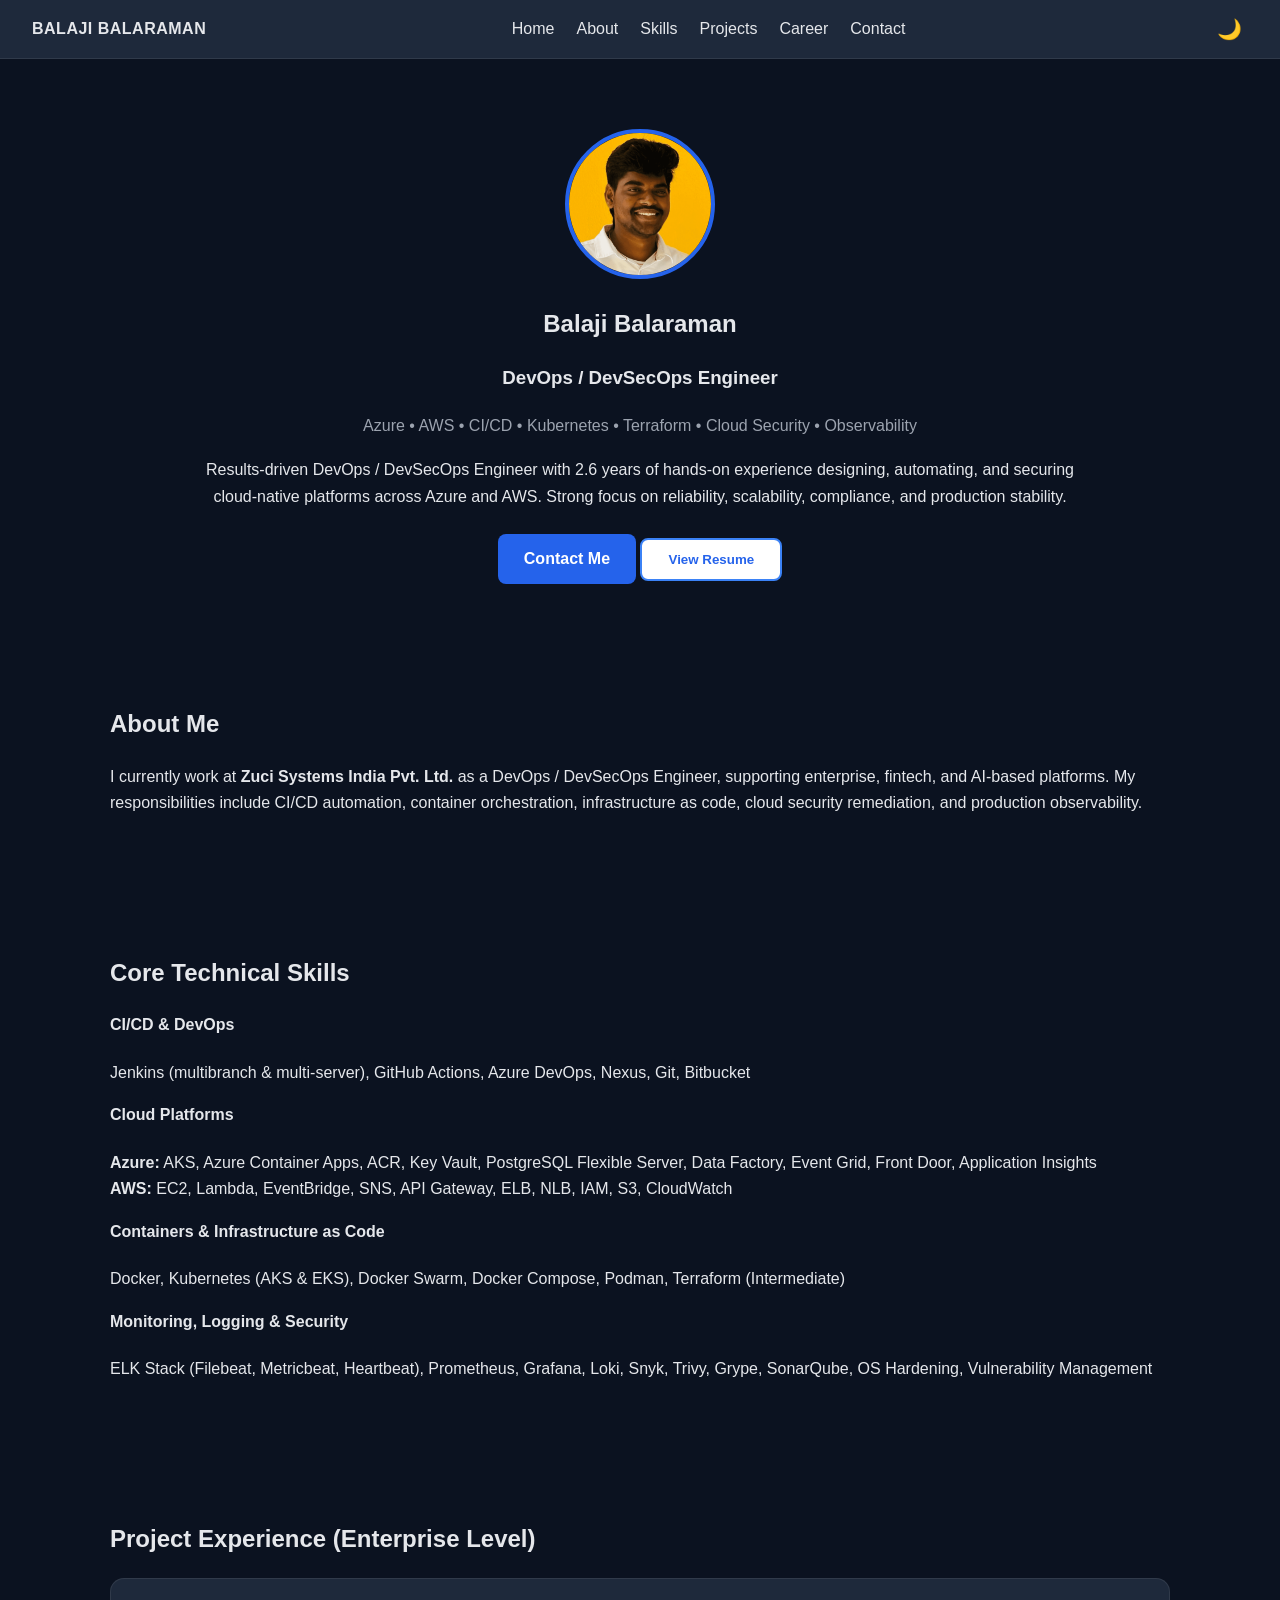
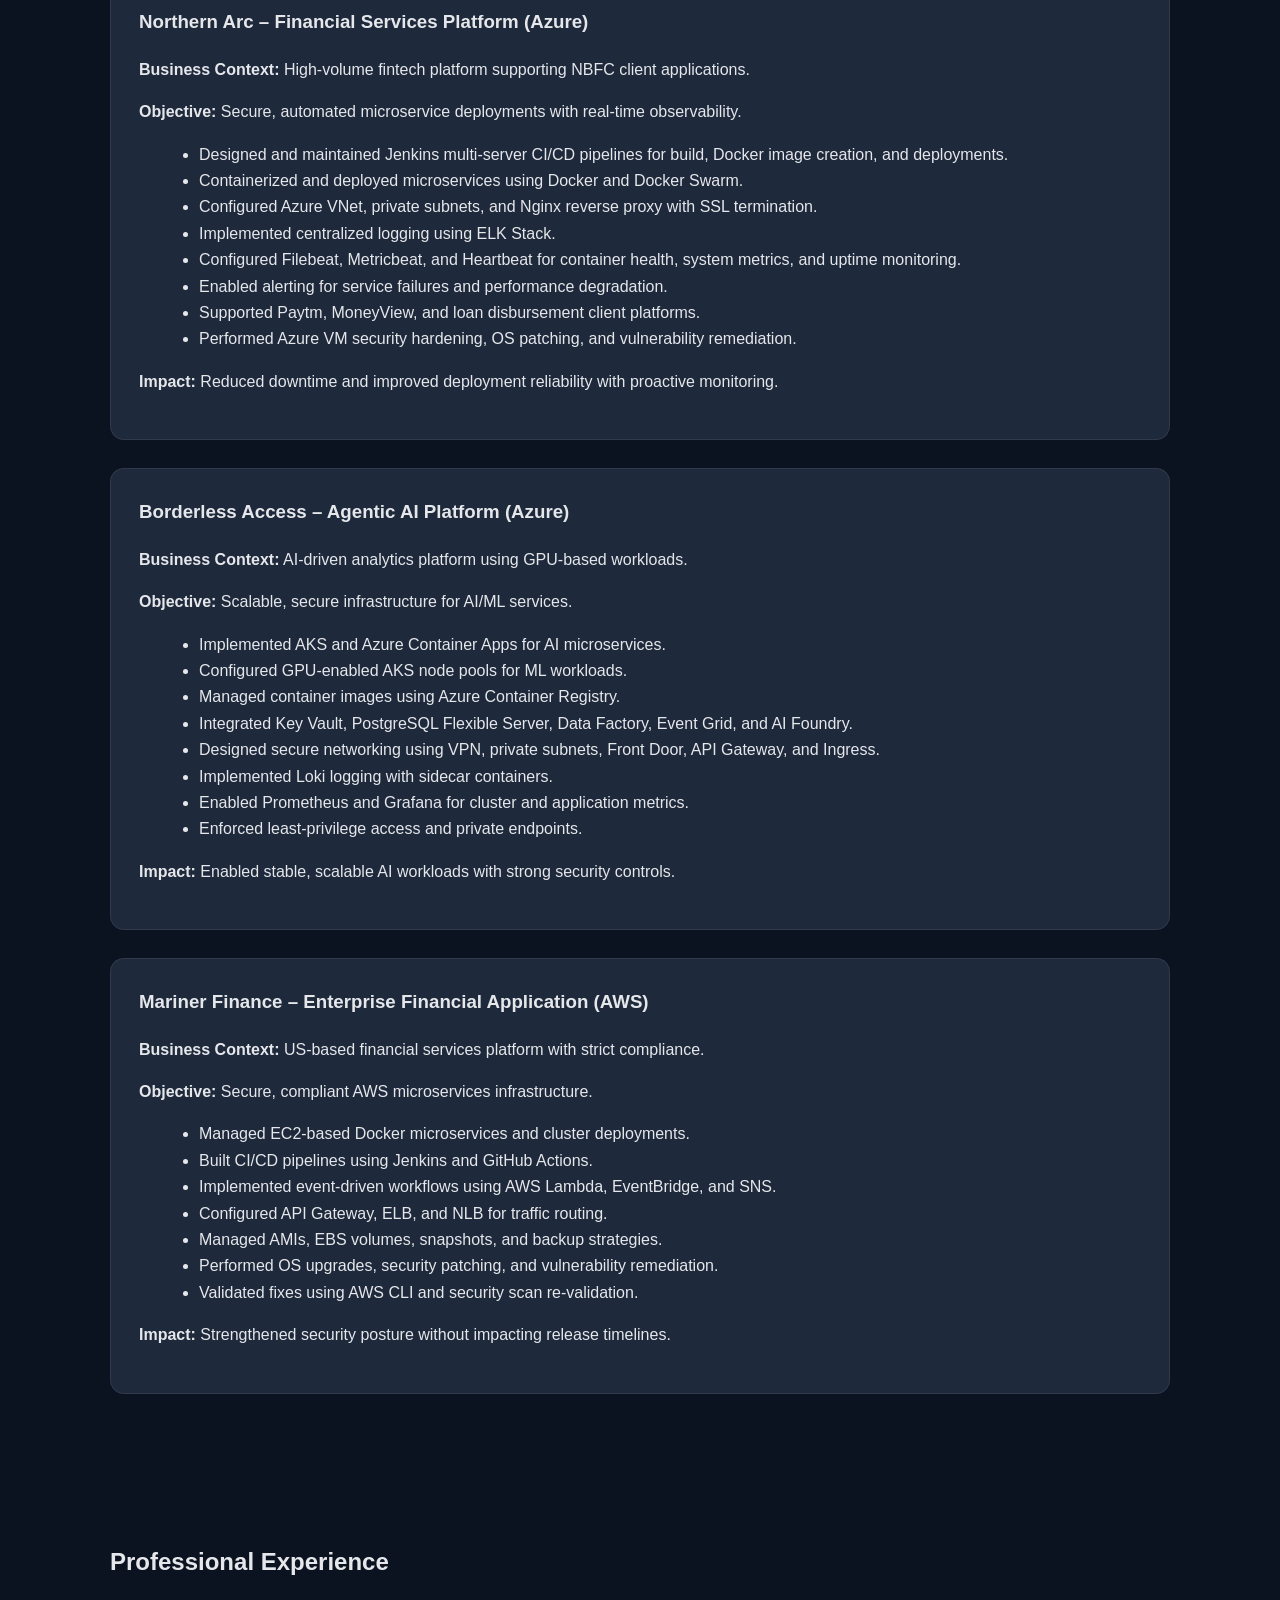
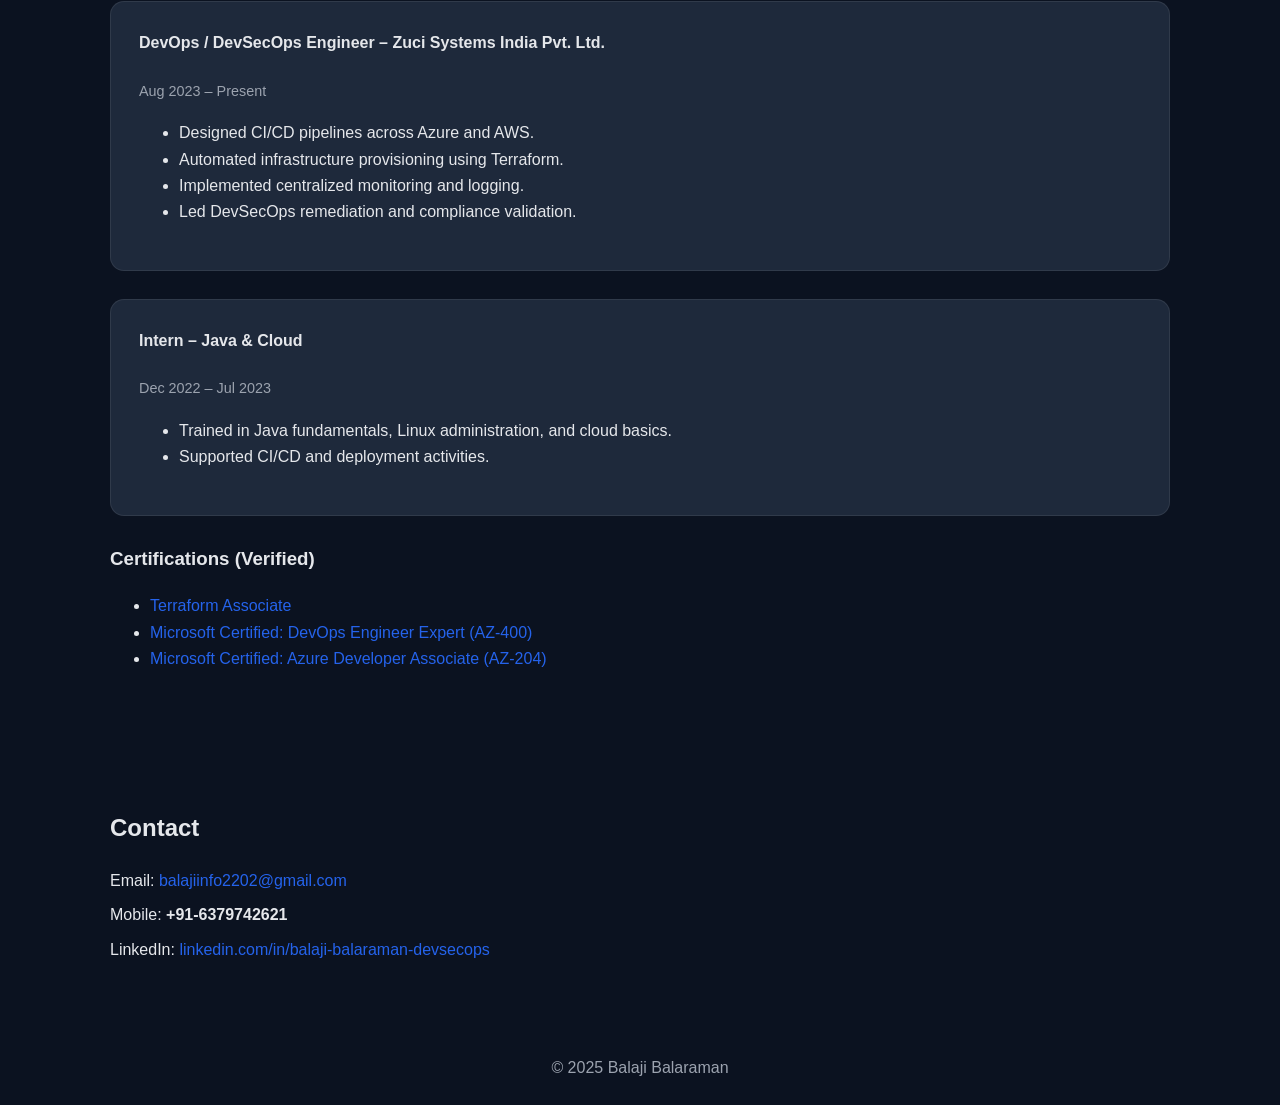
<file: index_bkp-16-12-2025.html>
<!DOCTYPE html>
<html lang="en">
<head>
  <meta charset="UTF-8"/>
  <meta name="viewport" content="width=device-width, initial-scale=1.0"/>
  <title>Balaji Balaraman | DevOps / DevSecOps Engineer</title>

  <!-- SEO -->
  <meta name="description" content="Balaji Balaraman – DevOps / DevSecOps Engineer with 2.6 years experience in Azure, AWS, CI/CD, Kubernetes, Terraform, and Cloud Security."/>
  <meta name="keywords" content="DevOps Engineer, DevSecOps, Azure, AWS, Kubernetes, Jenkins, Terraform, CI/CD, Cloud Security"/>

  <link rel="stylesheet" href="style.css"/>
</head>

<body class="dark">

<!-- NAVBAR -->
<nav class="navbar">
  <div class="nav-brand">BALAJI BALARAMAN</div>

  <ul class="nav-links">
    <li><a href="#home">Home</a></li>
    <li><a href="#about">About</a></li>
    <li><a href="#skills">Skills</a></li>
    <li><a href="#projects">Projects</a></li>
    <li><a href="#career">Career</a></li>
    <li><a href="#contact">Contact</a></li>
  </ul>

  <button id="themeToggle" class="theme-btn">🌙</button>
</nav>

<!-- HERO -->
<section id="home" class="hero">
  <img src="/public/profile.jpg" alt="Balaji Balaraman" class="profile-pic"/>

  <h1>Balaji Balaraman</h1>
  <h3>DevOps / DevSecOps Engineer</h3>

  <p class="hero-sub">
    Azure • AWS • CI/CD • Kubernetes • Terraform • Cloud Security • Observability
  </p>

  <p class="hero-desc">
    Results-driven DevOps / DevSecOps Engineer with 2.6 years of hands-on experience
    designing, automating, and securing cloud-native platforms across Azure and AWS.
    Strong focus on reliability, scalability, compliance, and production stability.
  </p>

  <div class="hero-actions">
    <a href="#contact" class="btn primary">Contact Me</a>
    <button id="openResume" class="btn secondary">View Resume</button>
  </div>
</section>

<!-- ABOUT -->
<section id="about">
  <h2>About Me</h2>
  <p>
    I currently work at <strong>Zuci Systems India Pvt. Ltd.</strong> as a DevOps /
    DevSecOps Engineer, supporting enterprise, fintech, and AI-based platforms.
    My responsibilities include CI/CD automation, container orchestration,
    infrastructure as code, cloud security remediation, and production observability.
  </p>
</section>

<!-- SKILLS -->
<section id="skills">
  <h2>Core Technical Skills</h2>

  <div class="skill-card">
    <h4>CI/CD & DevOps</h4>
    <p>Jenkins (multibranch & multi-server), GitHub Actions, Azure DevOps, Nexus, Git, Bitbucket</p>
  </div>

  <div class="skill-card">
    <h4>Cloud Platforms</h4>
    <p>
      <strong>Azure:</strong> AKS, Azure Container Apps, ACR, Key Vault,
      PostgreSQL Flexible Server, Data Factory, Event Grid, Front Door, Application Insights<br/>
      <strong>AWS:</strong> EC2, Lambda, EventBridge, SNS, API Gateway,
      ELB, NLB, IAM, S3, CloudWatch
    </p>
  </div>

  <div class="skill-card">
    <h4>Containers & Infrastructure as Code</h4>
    <p>Docker, Kubernetes (AKS & EKS), Docker Swarm, Docker Compose, Podman, Terraform (Intermediate)</p>
  </div>

  <div class="skill-card">
    <h4>Monitoring, Logging & Security</h4>
    <p>
      ELK Stack (Filebeat, Metricbeat, Heartbeat), Prometheus, Grafana, Loki,
      Snyk, Trivy, Grype, SonarQube, OS Hardening, Vulnerability Management
    </p>
  </div>
</section>

<!-- PROJECTS -->
<section id="projects">
  <h2>Project Experience (Enterprise Level)</h2>

  <!-- NORTHERN ARC -->
  <div class="project-card">
    <h3>Northern Arc – Financial Services Platform (Azure)</h3>
    <p><strong>Business Context:</strong> High-volume fintech platform supporting NBFC client applications.</p>
    <p><strong>Objective:</strong> Secure, automated microservice deployments with real-time observability.</p>

    <ul>
      <li>Designed and maintained Jenkins multi-server CI/CD pipelines for build, Docker image creation, and deployments.</li>
      <li>Containerized and deployed microservices using Docker and Docker Swarm.</li>
      <li>Configured Azure VNet, private subnets, and Nginx reverse proxy with SSL termination.</li>
      <li>Implemented centralized logging using ELK Stack.</li>
      <li>Configured Filebeat, Metricbeat, and Heartbeat for container health, system metrics, and uptime monitoring.</li>
      <li>Enabled alerting for service failures and performance degradation.</li>
      <li>Supported Paytm, MoneyView, and loan disbursement client platforms.</li>
      <li>Performed Azure VM security hardening, OS patching, and vulnerability remediation.</li>
    </ul>

    <p><strong>Impact:</strong> Reduced downtime and improved deployment reliability with proactive monitoring.</p>
  </div>

  <!-- BORDERLESS ACCESS -->
  <div class="project-card">
    <h3>Borderless Access – Agentic AI Platform (Azure)</h3>
    <p><strong>Business Context:</strong> AI-driven analytics platform using GPU-based workloads.</p>
    <p><strong>Objective:</strong> Scalable, secure infrastructure for AI/ML services.</p>

    <ul>
      <li>Implemented AKS and Azure Container Apps for AI microservices.</li>
      <li>Configured GPU-enabled AKS node pools for ML workloads.</li>
      <li>Managed container images using Azure Container Registry.</li>
      <li>Integrated Key Vault, PostgreSQL Flexible Server, Data Factory, Event Grid, and AI Foundry.</li>
      <li>Designed secure networking using VPN, private subnets, Front Door, API Gateway, and Ingress.</li>
      <li>Implemented Loki logging with sidecar containers.</li>
      <li>Enabled Prometheus and Grafana for cluster and application metrics.</li>
      <li>Enforced least-privilege access and private endpoints.</li>
    </ul>

    <p><strong>Impact:</strong> Enabled stable, scalable AI workloads with strong security controls.</p>
  </div>

  <!-- MARINER FINANCE -->
  <div class="project-card">
    <h3>Mariner Finance – Enterprise Financial Application (AWS)</h3>
    <p><strong>Business Context:</strong> US-based financial services platform with strict compliance.</p>
    <p><strong>Objective:</strong> Secure, compliant AWS microservices infrastructure.</p>

    <ul>
      <li>Managed EC2-based Docker microservices and cluster deployments.</li>
      <li>Built CI/CD pipelines using Jenkins and GitHub Actions.</li>
      <li>Implemented event-driven workflows using AWS Lambda, EventBridge, and SNS.</li>
      <li>Configured API Gateway, ELB, and NLB for traffic routing.</li>
      <li>Managed AMIs, EBS volumes, snapshots, and backup strategies.</li>
      <li>Performed OS upgrades, security patching, and vulnerability remediation.</li>
      <li>Validated fixes using AWS CLI and security scan re-validation.</li>
    </ul>

    <p><strong>Impact:</strong> Strengthened security posture without impacting release timelines.</p>
  </div>
</section>

<!-- CAREER -->
<section id="career">
  <h2>Professional Experience</h2>

  <div class="career-card">
    <h4>DevOps / DevSecOps Engineer – Zuci Systems India Pvt. Ltd.</h4>
    <span>Aug 2023 – Present</span>
    <ul>
      <li>Designed CI/CD pipelines across Azure and AWS.</li>
      <li>Automated infrastructure provisioning using Terraform.</li>
      <li>Implemented centralized monitoring and logging.</li>
      <li>Led DevSecOps remediation and compliance validation.</li>
    </ul>
  </div>

  <div class="career-card">
    <h4>Intern – Java & Cloud</h4>
    <span>Dec 2022 – Jul 2023</span>
    <ul>
      <li>Trained in Java fundamentals, Linux administration, and cloud basics.</li>
      <li>Supported CI/CD and deployment activities.</li>
    </ul>
  </div>

  <h3>Certifications (Verified)</h3>
  <ul class="cert-list">
    <li><a href="https://www.credly.com/badges/f79c40c8-d736-47e9-ba90-6f36fa3830cf" target="_blank">Terraform Associate</a></li>
    <li><a href="https://learn.microsoft.com/en-in/users/balajibalaraman-8723/credentials/643ad17970434bf8" target="_blank">Microsoft Certified: DevOps Engineer Expert (AZ-400)</a></li>
    <li><a href="https://learn.microsoft.com/en-us/users/balajibalaraman-8723/credentials/4b7e3774bec7989b" target="_blank">Microsoft Certified: Azure Developer Associate (AZ-204)</a></li>
  </ul>
</section>

<!-- CONTACT -->
<section id="contact">
  <h2>Contact</h2>
  <p>Email: <a href="mailto:balajiinfo2202@gmail.com">balajiinfo2202@gmail.com</a></p>
  <p>Mobile: <strong>+91-6379742621</strong></p>
  <p>LinkedIn:
    <a href="https://linkedin.com/in/balaji-balaraman-devsecops" target="_blank">
      linkedin.com/in/balaji-balaraman-devsecops
    </a>
  </p>
</section>

<footer>© 2025 Balaji Balaraman</footer>

<!-- RESUME MODAL -->
<div id="resumeModal" class="modal">
  <div class="modal-content">
    <span id="closeResume" class="close">&times;</span>
    <h3>Resume Preview</h3>
    <iframe src="Balaji_Balaraman_Resume.pdf"></iframe>
    <a href="Balaji_Balaraman_Resume.pdf" download class="btn primary">Download Resume</a>
  </div>
</div>

<!-- SCRIPTS -->
<script>
  const toggleBtn = document.getElementById("themeToggle");
  const body = document.body;

  toggleBtn.onclick = () => {
    body.classList.toggle("dark");
    localStorage.setItem("theme", body.classList.contains("dark") ? "dark" : "light");
  };

  const modal = document.getElementById("resumeModal");
  document.getElementById("openResume").onclick = () => modal.style.display = "block";
  document.getElementById("closeResume").onclick = () => modal.style.display = "none";
  window.onclick = e => { if (e.target === modal) modal.style.display = "none"; };
</script>

</body>
</html>
</file>
<file: style.css>
/* =========================
   THEME VARIABLES
========================= */
:root {
  --bg: #0b1220;
  --text: #e5e7eb;
  --muted: #9ca3af;
  --card: #1e293b;
  --accent: #2563eb;
  --border: rgba(255, 255, 255, 0.08);
}

/* Light mode (optional future use) */
body:not(.dark) {
  --bg: #f5f7fb;
  --text: #1f2937;
  --muted: #475569;
  --card: #ffffff;
  --accent: #2563eb;
  --border: rgba(0, 0, 0, 0.08);
}

/* =========================
   GLOBAL
========================= */
* {
  box-sizing: border-box;
}

html {
  scroll-behavior: smooth;
}

body {
  margin: 0;
  font-family: "Inter", Arial, sans-serif;
  background: var(--bg);
  color: var(--text);
  line-height: 1.65;
}

/* Anchor offset for sticky navbar */
section {
  scroll-margin-top: 90px;
}

h1, h2, h3, h4 {
  margin-top: 0;
  font-weight: 600;
}

p {
  color: var(--text);
}

a {
  color: var(--accent);
  text-decoration: none;
}

a:hover {
  text-decoration: underline;
}

/* =========================
   NAVBAR
========================= */
.navbar {
  position: sticky;
  top: 0;
  z-index: 1000;
  background: var(--card);
  display: flex;
  justify-content: space-between;
  align-items: center;
  padding: 16px 32px;
  border-bottom: 1px solid var(--border);
}

.nav-brand {
  font-weight: 700;
  letter-spacing: 0.5px;
}

.nav-links {
  list-style: none;
  display: flex;
  gap: 22px;
  margin: 0;
  padding: 0;
}

.nav-links a {
  font-weight: 500;
  color: var(--text);
}

.theme-btn {
  background: none;
  border: none;
  font-size: 20px;
  cursor: pointer;
  color: var(--text);
}

/* =========================
   HERO
========================= */
.hero {
  text-align: center;
  padding: 70px 20px 60px;
}

.profile-pic {
  width: 150px;
  height: 150px;
  border-radius: 50%;
  border: 4px solid var(--accent);
  margin-bottom: 16px;
}

.hero-sub {
  color: var(--muted);
  margin: 10px 0;
}

.hero-desc {
  max-width: 900px;
  margin: 18px auto;
  color: var(--text);
}

.hero-actions {
  margin-top: 24px;
}

/* =========================
   BUTTONS
========================= */
.btn {
  padding: 12px 26px;
  border-radius: 8px;
  font-weight: 600;
  cursor: pointer;
  display: inline-block;
}

.primary {
  background: var(--accent);
  color: #fff;
  border: none;
}

.btn.secondary {
  background-color: #ffffff;     /* white background */
  border: 2px solid #3b82f6;      /* blue border */
  color: #2563eb;                 /* blue text */
}

.btn.secondary:hover {
  background-color: #f8fafc;     /* light hover */
}




/* =========================
   SECTIONS
========================= */
section {
  max-width: 1100px;
  margin: auto;
  padding: 60px 20px;
}

/* =========================
   CARDS
========================= */
.card,
.project-card,
.career-card {
  background: var(--card);
  padding: 28px;
  border-radius: 14px;
  margin-bottom: 28px;
  border: 1px solid var(--border);
}

/* =========================
   SKILLS
========================= */
#skills .card {
  max-width: 1000px;
  margin: 30px auto 0;
}

.skill-block {
  padding: 18px 0;
}

.skill-block + .skill-block {
  border-top: 1px solid var(--border);
}

.skill-block h4 {
  color: var(--text);
}


.skill-block p {
  margin: 0;
  line-height: 1.7;
}

/* =========================
   PROJECTS (DROPDOWN)
========================= */
details.project-card {
  cursor: pointer;
}

details.project-card summary {
  font-size: 1.05rem;
  font-weight: 600;
  list-style: none;
  outline: none;
}

details.project-card summary::-webkit-details-marker {
  display: none;
}

details.project-card summary::before {
  content: "▸";
  margin-right: 8px;
  color: var(--accent);
}

details[open].project-card summary::before {
  content: "▾";
}

.project-card ul {
  margin-left: 20px;
}

/* =========================
   CAREER
========================= */
.career-card span {
  font-size: 0.9rem;
  color: var(--muted);
}

/* =========================
   CERTIFICATIONS
========================= */
/* =========================
   CERTIFICATIONS
========================= */
#certifications {
  max-width: 1100px;
  margin: auto;
}

.cert-grid {
  display: grid;
  grid-template-columns: repeat(auto-fit, minmax(260px, 1fr));
  gap: 24px;
  margin-top: 30px;
}

.cert-card {
  background: var(--card);
  border: 1px solid var(--border);
  border-radius: 14px;
  padding: 28px;
  text-align: center;
  display: flex;
  flex-direction: column;
  justify-content: center;
  transition: transform 0.2s ease, box-shadow 0.2s ease;
}

.cert-card:hover {
  transform: translateY(-4px);
  box-shadow: 0 12px 30px rgba(0,0,0,0.25);
}

.cert-logo {
  height: 70px;
  object-fit: contain;
  margin-bottom: 16px;
}

.cert-card h3 {
  margin: 8px 0 4px;
  font-size: 1.05rem;
  color: #ffffff;
}

.issuer {
  color: var(--muted);
  font-size: 0.9rem;
  margin-bottom: 12px;
}

.cert-link {
  font-weight: 600;
  color: var(--accent);
  margin-top: auto;
}

/* =========================
   CONTACT
========================= */
#contact p {
  margin: 8px 0;
}

/* =========================
   FOOTER
========================= */
footer {
  text-align: center;
  padding: 24px;
  color: var(--muted);
}

/* =========================
   MODAL
========================= */
.modal {
  display: none;
  position: fixed;
  inset: 0;
  background: rgba(0,0,0,0.75);
  z-index: 9999;
}

.modal-content {
  background: var(--card);
  max-width: 900px;
  height: 90vh;
  margin: 5vh auto;
  padding: 20px;
  border-radius: 14px;
}

.modal iframe {
  width: 100%;
  height: 80vh;
  border: none;
}

.close {
  float: right;
  font-size: 28px;
  cursor: pointer;
}

/* =========================
   RESPONSIVE
========================= */
@media (max-width: 768px) {
  .nav-links {
    display: none;
  }

  section {
    padding: 50px 16px;
  }

  .hero {
    padding-top: 50px;
  }
}
</file>
